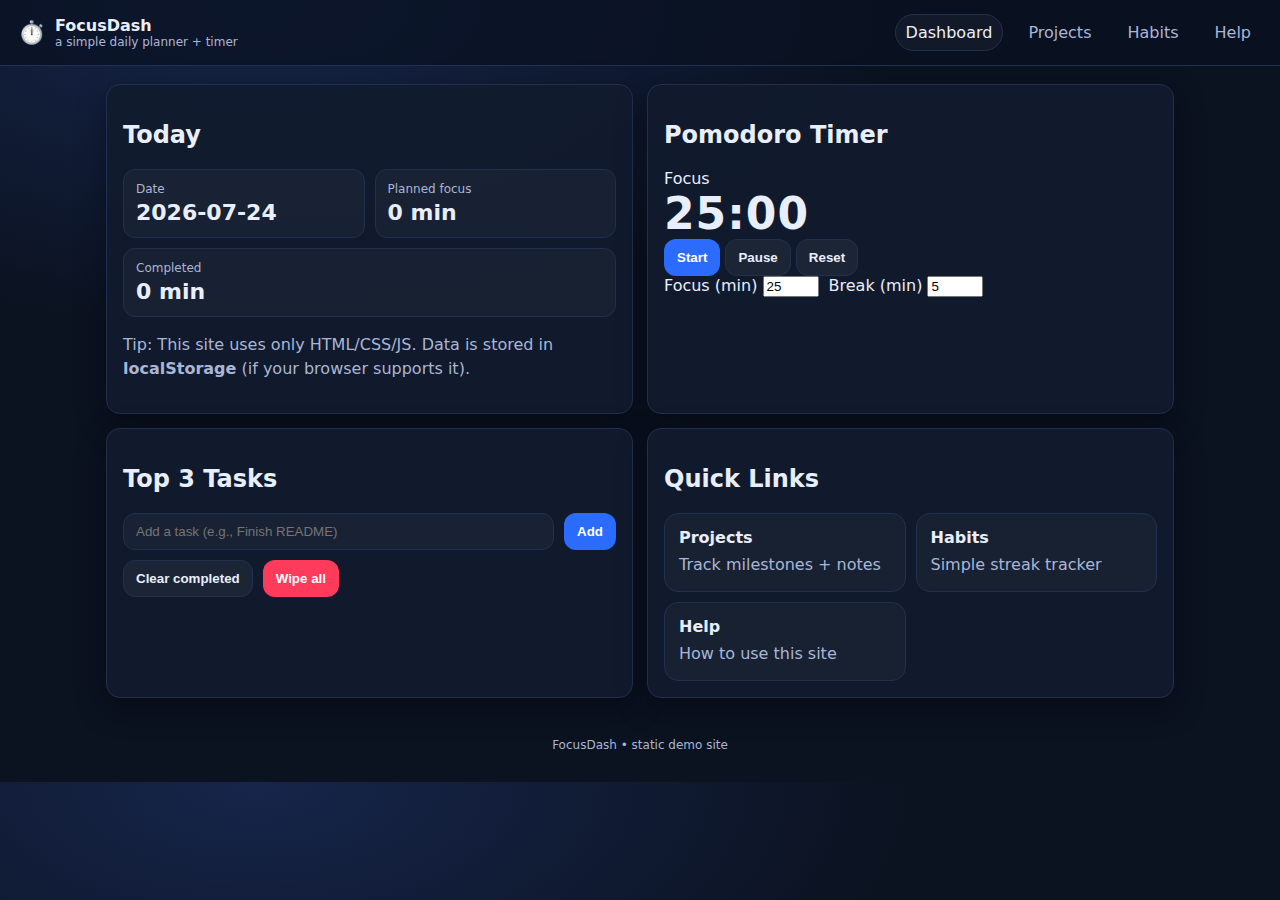
<file: sites/focusdash_site/index.html>
<!doctype html>
<html lang="en">
<head>
  <meta charset="utf-8"/>
  <meta name="viewport" content="width=device-width, initial-scale=1"/>
  <title>FocusDash — Daily Planner</title>
  <link rel="stylesheet" href="styles.css"/>
</head>
<body>
  <header class="topbar">
    <div class="brand">
      <span class="logo">⏱️</span>
      <div>
        <div class="title">FocusDash</div>
        <div class="subtitle">a simple daily planner + timer</div>
      </div>
    </div>
    <nav class="nav">
      <a href="index.html" class="active">Dashboard</a>
      <a href="projects.html">Projects</a>
      <a href="habits.html">Habits</a>
      <a href="help.html">Help</a>
    </nav>
  </header>

  <main class="grid">
    <section class="card">
      <h2>Today</h2>
      <div class="row">
        <div class="kpi">
          <div class="kpi-label">Date</div>
          <div id="todayDate" class="kpi-value">—</div>
        </div>
        <div class="kpi">
          <div class="kpi-label">Planned focus</div>
          <div id="plannedMinutes" class="kpi-value">0 min</div>
        </div>
        <div class="kpi">
          <div class="kpi-label">Completed</div>
          <div id="completedMinutes" class="kpi-value">0 min</div>
        </div>
      </div>
      <p class="muted">Tip: This site uses only HTML/CSS/JS. Data is stored in <b>localStorage</b> (if your browser supports it).</p>
    </section>

    <section class="card">
      <h2>Pomodoro Timer</h2>
      <div class="timer">
        <div id="timerLabel" class="timer-label">Focus</div>
        <div id="timerDisplay" class="timer-display">25:00</div>
        <div class="timer-controls">
          <button id="startBtn">Start</button>
          <button id="pauseBtn" class="secondary">Pause</button>
          <button id="resetBtn" class="secondary">Reset</button>
        </div>
        <div class="row">
          <label class="field">
            <span>Focus (min)</span>
            <input id="focusMin" type="number" min="5" max="90" value="25"/>
          </label>
          <label class="field">
            <span>Break (min)</span>
            <input id="breakMin" type="number" min="1" max="30" value="5"/>
          </label>
        </div>
      </div>
    </section>

    <section class="card">
      <h2>Top 3 Tasks</h2>
      <div class="row">
        <input id="taskInput" class="text" placeholder="Add a task (e.g., Finish README)"/>
        <button id="addTaskBtn">Add</button>
      </div>
      <ul id="taskList" class="list"></ul>
      <div class="row">
        <button id="clearDoneBtn" class="secondary">Clear completed</button>
        <button id="wipeAllBtn" class="danger">Wipe all</button>
      </div>
    </section>

    <section class="card">
      <h2>Quick Links</h2>
      <div class="links">
        <a class="linkcard" href="projects.html">
          <div class="linktitle">Projects</div>
          <div class="muted">Track milestones + notes</div>
        </a>
        <a class="linkcard" href="habits.html">
          <div class="linktitle">Habits</div>
          <div class="muted">Simple streak tracker</div>
        </a>
        <a class="linkcard" href="help.html">
          <div class="linktitle">Help</div>
          <div class="muted">How to use this site</div>
        </a>
      </div>
    </section>
  </main>

  <footer class="footer">
    <span>FocusDash • static demo site</span>
  </footer>

  <script src="app.js"></script>
</body>
</html>
</file>
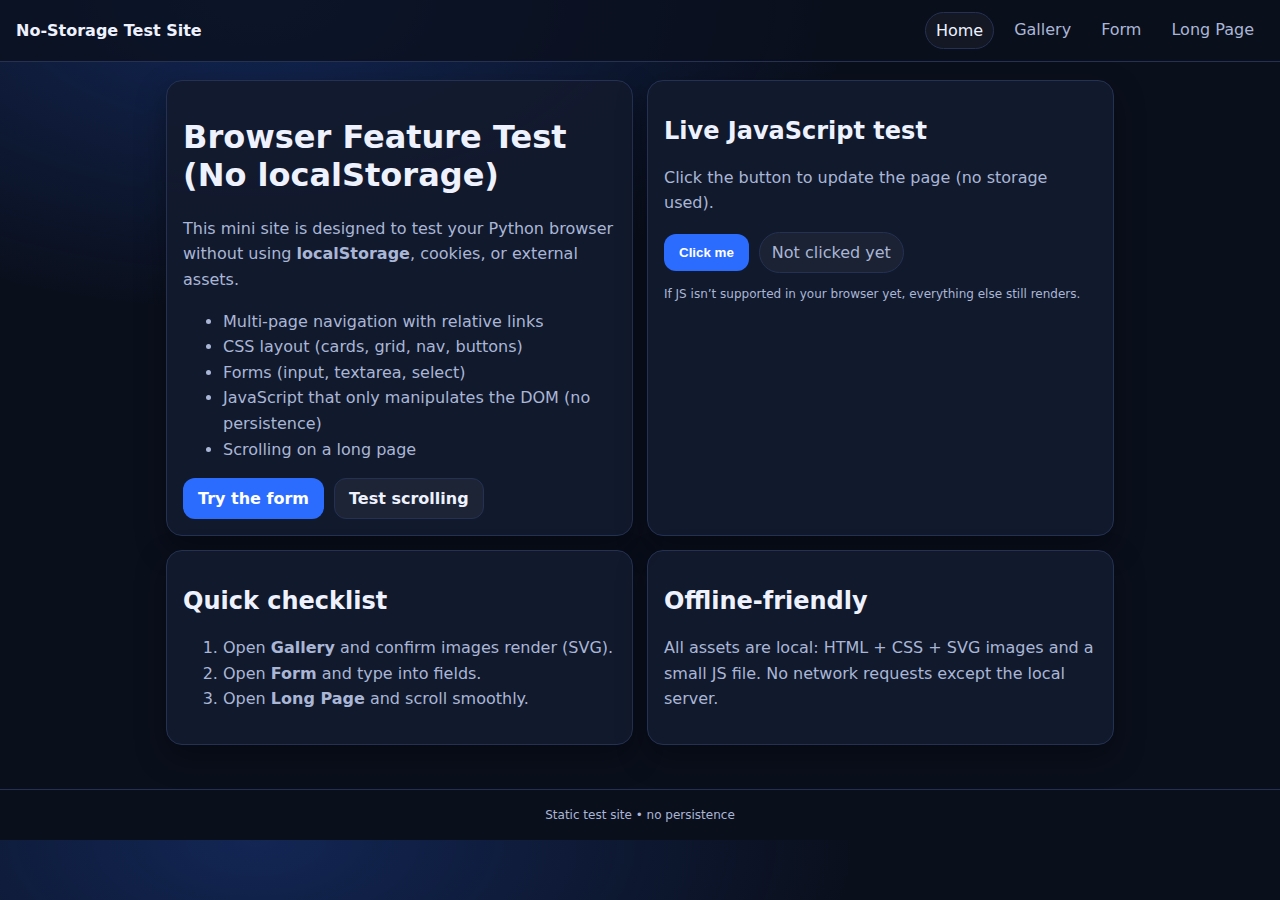
<file: sites/test/index.html>
<!doctype html>
<html lang="en">
<head>
  <meta charset="utf-8"/>
  <meta name="viewport" content="width=device-width, initial-scale=1"/>
  <title>Local Test Site — No Storage</title>
  <link rel="stylesheet" href="styles.css"/>
</head>
<body>
  <header class="top">
    <div class="brand">No‑Storage Test Site</div>
    <nav class="nav">
      <a class="active" href="index.html">Home</a>
      <a href="gallery.html">Gallery</a>
      <a href="form.html">Form</a>
      <a href="long.html">Long Page</a>
    </nav>
  </header>

  <main class="container grid">
    <section class="card">
      <h1>Browser Feature Test (No localStorage)</h1>
      <p class="muted">
        This mini site is designed to test your Python browser without using
        <b>localStorage</b>, cookies, or external assets.
      </p>
      <ul class="muted">
        <li>Multi-page navigation with relative links</li>
        <li>CSS layout (cards, grid, nav, buttons)</li>
        <li>Forms (input, textarea, select)</li>
        <li>JavaScript that only manipulates the DOM (no persistence)</li>
        <li>Scrolling on a long page</li>
      </ul>
      <div class="row">
        <a class="btn" href="form.html">Try the form</a>
        <a class="btn ghost" href="long.html">Test scrolling</a>
      </div>
    </section>

    <section class="card">
      <h2>Live JavaScript test</h2>
      <p class="muted">Click the button to update the page (no storage used).</p>
      <div class="row">
        <button id="jsBtn" class="btn">Click me</button>
        <div id="jsOut" class="pill">Not clicked yet</div>
      </div>
      <p class="muted small">If JS isn’t supported in your browser yet, everything else still renders.</p>
    </section>

    <section class="card">
      <h2>Quick checklist</h2>
      <ol class="muted">
        <li>Open <b>Gallery</b> and confirm images render (SVG).</li>
        <li>Open <b>Form</b> and type into fields.</li>
        <li>Open <b>Long Page</b> and scroll smoothly.</li>
      </ol>
    </section>

    <section class="card">
      <h2>Offline-friendly</h2>
      <p class="muted">
        All assets are local: HTML + CSS + SVG images and a small JS file.
        No network requests except the local server.
      </p>
    </section>
  </main>

  <footer class="footer">
    <span>Static test site • no persistence</span>
  </footer>

  <script src="app.js"></script>
</body>
</html>
</file>
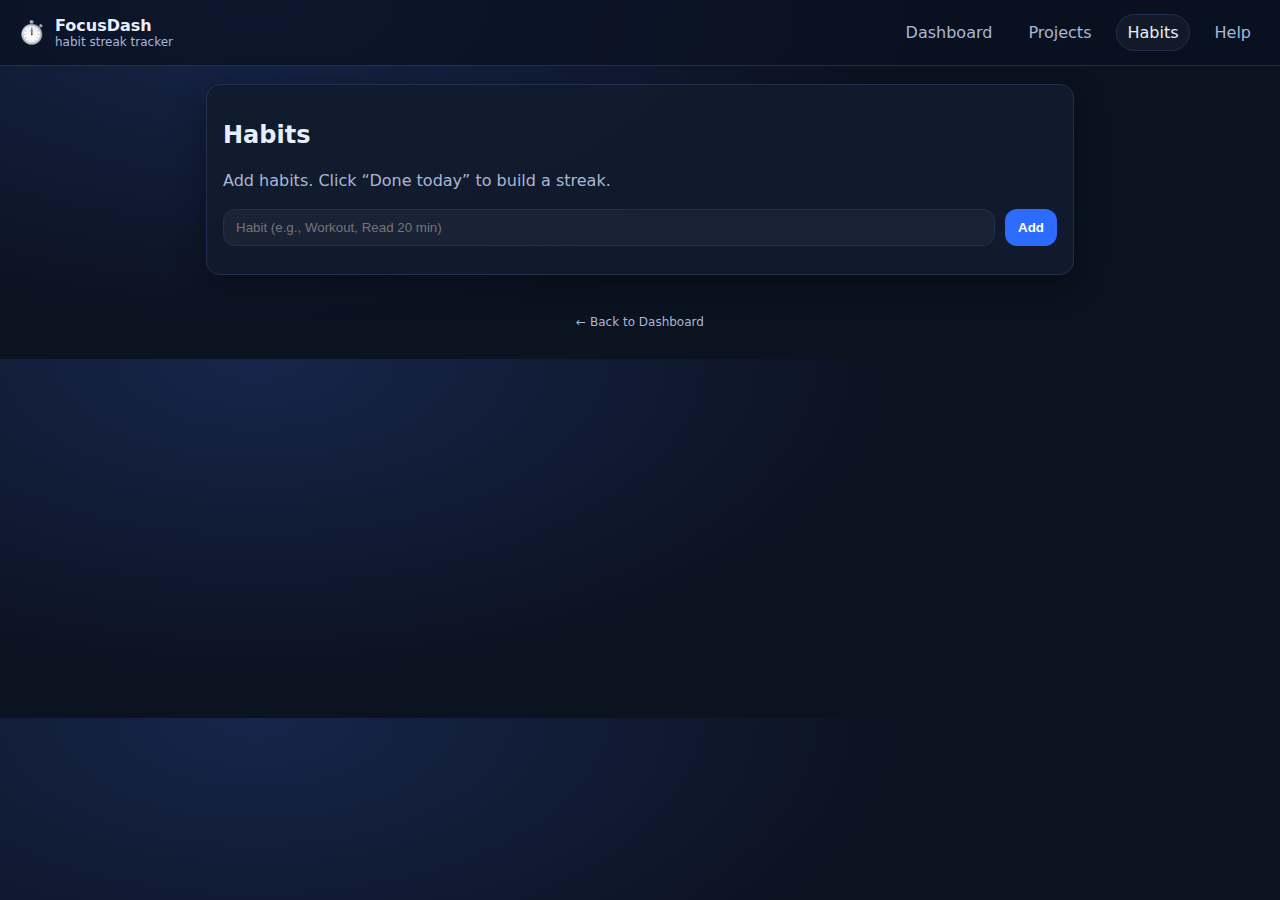
<file: sites/focusdash_site/habits.html>
<!doctype html>
<html lang="en">
<head>
  <meta charset="utf-8"/>
  <meta name="viewport" content="width=device-width, initial-scale=1"/>
  <title>FocusDash — Habits</title>
  <link rel="stylesheet" href="styles.css"/>
</head>
<body>
  <header class="topbar">
    <div class="brand">
      <span class="logo">⏱️</span>
      <div>
        <div class="title">FocusDash</div>
        <div class="subtitle">habit streak tracker</div>
      </div>
    </div>
    <nav class="nav">
      <a href="index.html">Dashboard</a>
      <a href="projects.html">Projects</a>
      <a href="habits.html" class="active">Habits</a>
      <a href="help.html">Help</a>
    </nav>
  </header>

  <main class="page">
    <section class="card">
      <h2>Habits</h2>
      <p class="muted">Add habits. Click “Done today” to build a streak.</p>
      <div class="row">
        <input id="habitName" class="text" placeholder="Habit (e.g., Workout, Read 20 min)"/>
        <button id="addHabitBtn">Add</button>
      </div>
      <div id="habitsWrap" class="habits"></div>
    </section>
  </main>

  <footer class="footer"><a href="index.html">← Back to Dashboard</a></footer>
  <script src="app.js"></script>
</body>
</html>
</file>
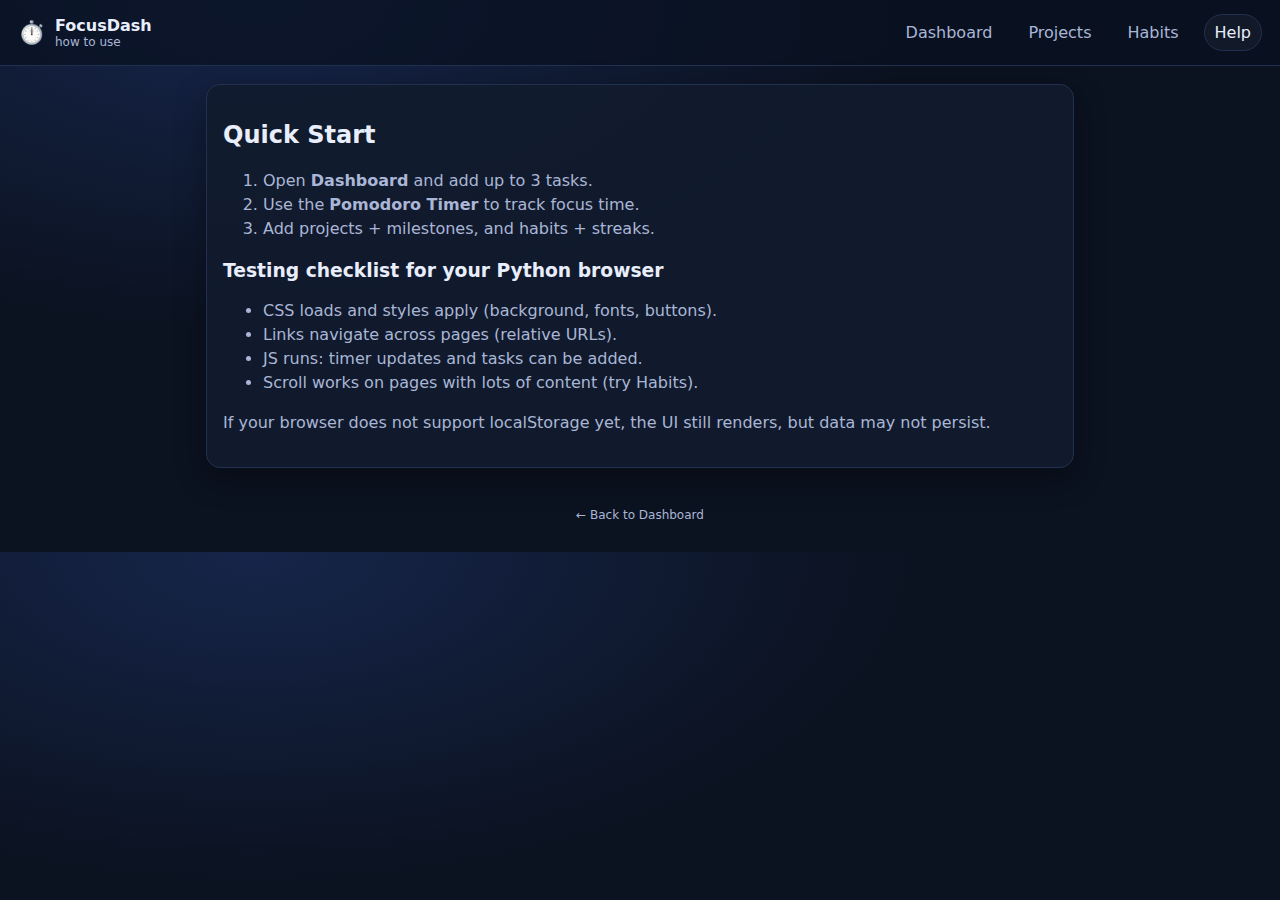
<file: sites/focusdash_site/help.html>
<!doctype html>
<html lang="en">
<head>
  <meta charset="utf-8"/>
  <meta name="viewport" content="width=device-width, initial-scale=1"/>
  <title>FocusDash — Help</title>
  <link rel="stylesheet" href="styles.css"/>
</head>
<body>
  <header class="topbar">
    <div class="brand">
      <span class="logo">⏱️</span>
      <div>
        <div class="title">FocusDash</div>
        <div class="subtitle">how to use</div>
      </div>
    </div>
    <nav class="nav">
      <a href="index.html">Dashboard</a>
      <a href="projects.html">Projects</a>
      <a href="habits.html">Habits</a>
      <a href="help.html" class="active">Help</a>
    </nav>
  </header>

  <main class="page">
    <section class="card">
      <h2>Quick Start</h2>
      <ol class="muted">
        <li>Open <b>Dashboard</b> and add up to 3 tasks.</li>
        <li>Use the <b>Pomodoro Timer</b> to track focus time.</li>
        <li>Add projects + milestones, and habits + streaks.</li>
      </ol>
      <h3>Testing checklist for your Python browser</h3>
      <ul class="muted">
        <li>CSS loads and styles apply (background, fonts, buttons).</li>
        <li>Links navigate across pages (relative URLs).</li>
        <li>JS runs: timer updates and tasks can be added.</li>
        <li>Scroll works on pages with lots of content (try Habits).</li>
      </ul>
      <p class="muted">If your browser does not support localStorage yet, the UI still renders, but data may not persist.</p>
    </section>
  </main>

  <footer class="footer"><a href="index.html">← Back to Dashboard</a></footer>
</body>
</html>
</file>
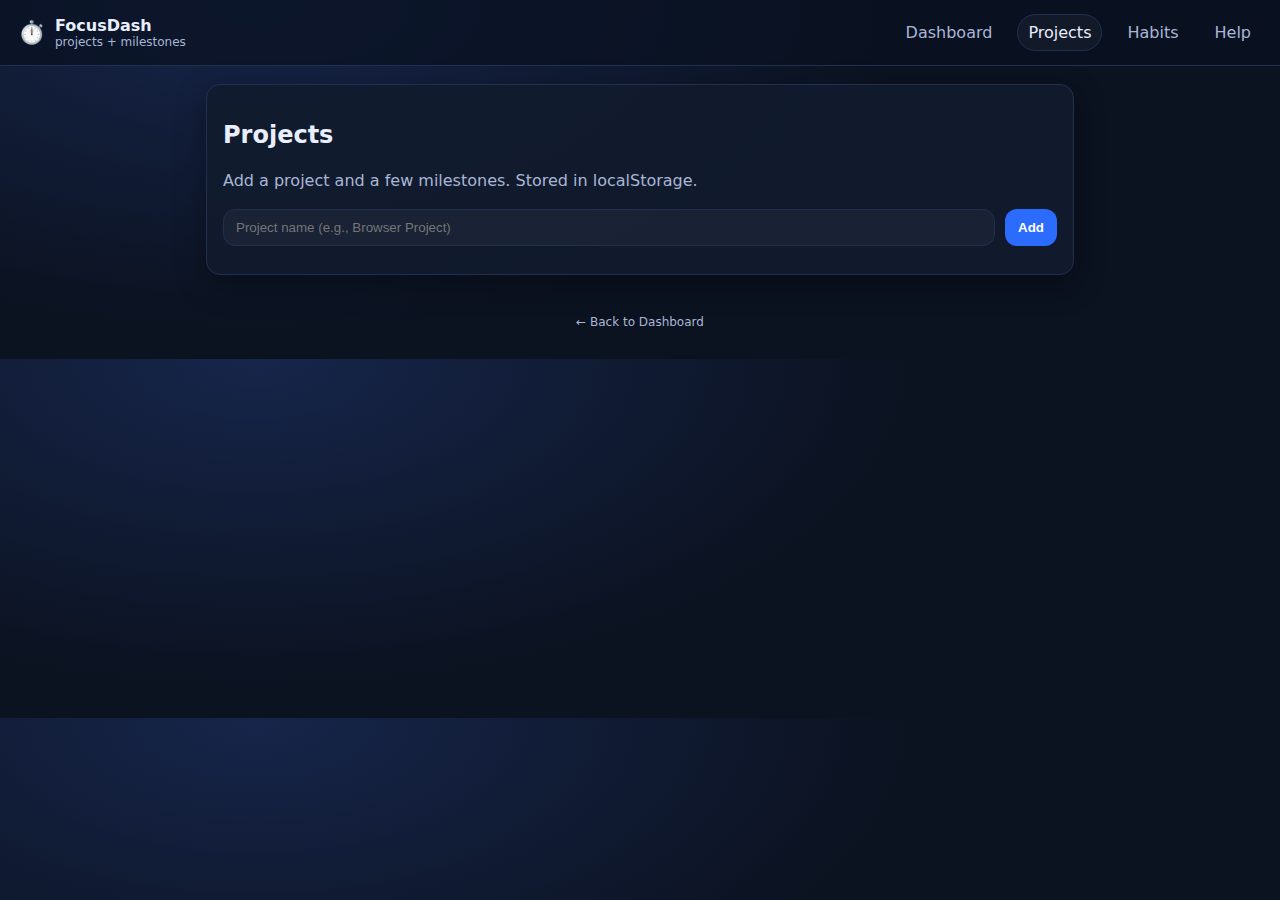
<file: sites/focusdash_site/projects.html>
<!doctype html>
<html lang="en">
<head>
  <meta charset="utf-8"/>
  <meta name="viewport" content="width=device-width, initial-scale=1"/>
  <title>FocusDash — Projects</title>
  <link rel="stylesheet" href="styles.css"/>
</head>
<body>
  <header class="topbar">
    <div class="brand">
      <span class="logo">⏱️</span>
      <div>
        <div class="title">FocusDash</div>
        <div class="subtitle">projects + milestones</div>
      </div>
    </div>
    <nav class="nav">
      <a href="index.html">Dashboard</a>
      <a href="projects.html" class="active">Projects</a>
      <a href="habits.html">Habits</a>
      <a href="help.html">Help</a>
    </nav>
  </header>

  <main class="page">
    <section class="card">
      <h2>Projects</h2>
      <p class="muted">Add a project and a few milestones. Stored in localStorage.</p>
      <div class="row">
        <input id="projName" class="text" placeholder="Project name (e.g., Browser Project)"/>
        <button id="addProjBtn">Add</button>
      </div>
      <div id="projectsWrap" class="projects"></div>
    </section>
  </main>

  <footer class="footer"><a href="index.html">← Back to Dashboard</a></footer>
  <script src="app.js"></script>
</body>
</html>
</file>
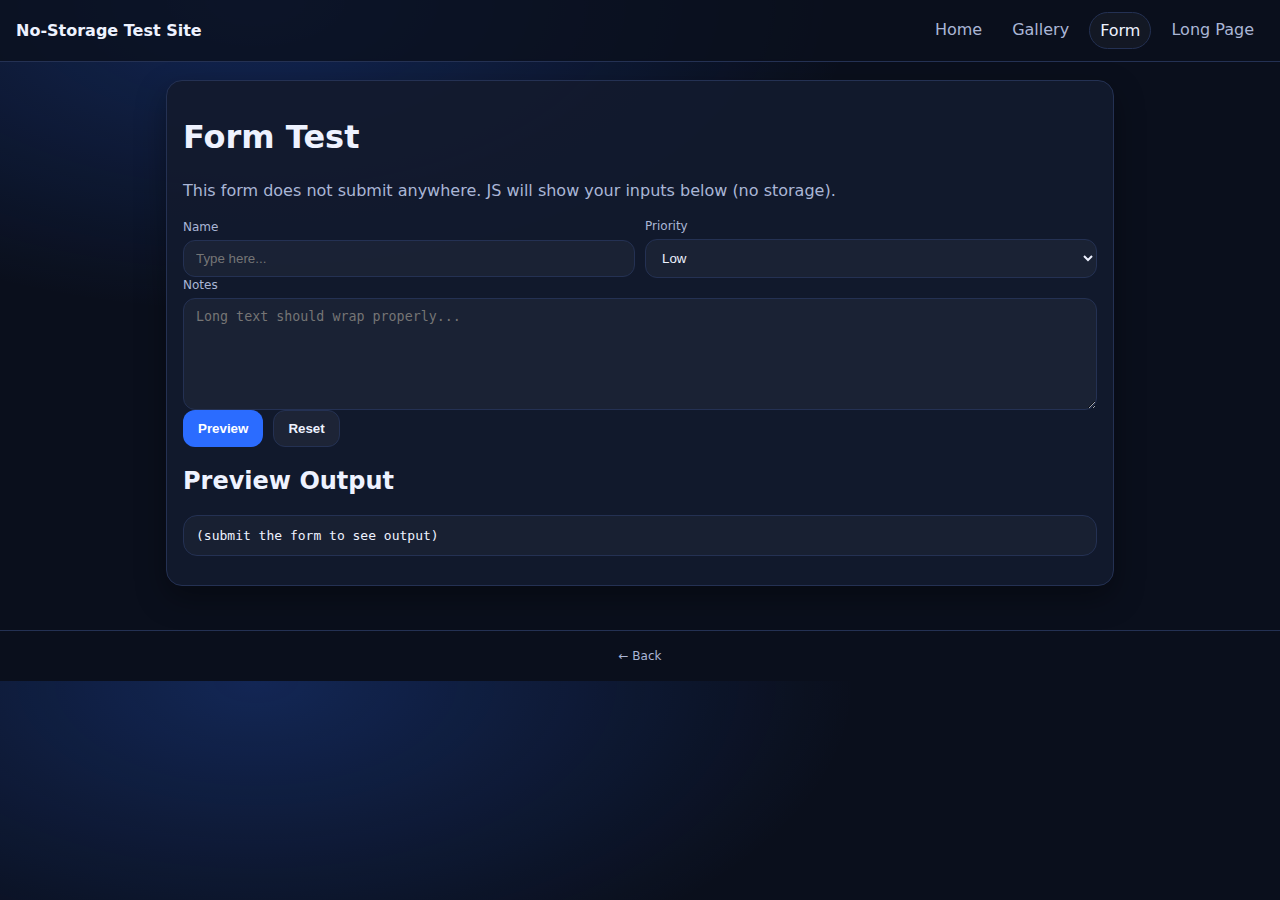
<file: sites/test/form.html>
<!doctype html>
<html lang="en">
<head>
  <meta charset="utf-8"/>
  <meta name="viewport" content="width=device-width, initial-scale=1"/>
  <title>No‑Storage Test — Form</title>
  <link rel="stylesheet" href="styles.css"/>
</head>
<body>
  <header class="top">
    <div class="brand">No‑Storage Test Site</div>
    <nav class="nav">
      <a href="index.html">Home</a>
      <a href="gallery.html">Gallery</a>
      <a class="active" href="form.html">Form</a>
      <a href="long.html">Long Page</a>
    </nav>
  </header>

  <main class="container">
    <section class="card">
      <h1>Form Test</h1>
      <p class="muted">This form does not submit anywhere. JS will show your inputs below (no storage).</p>

      <form id="demoForm">
        <div class="row">
          <label class="field">
            <span>Name</span>
            <input id="name" class="input" placeholder="Type here..."/>
          </label>
          <label class="field">
            <span>Priority</span>
            <select id="priority" class="input">
              <option>Low</option>
              <option>Medium</option>
              <option>High</option>
            </select>
          </label>
        </div>

        <label class="field">
          <span>Notes</span>
          <textarea id="notes" class="textarea" rows="6" placeholder="Long text should wrap properly..."></textarea>
        </label>

        <div class="row">
          <button class="btn" type="submit">Preview</button>
          <button class="btn ghost" type="reset">Reset</button>
        </div>
      </form>

      <h2>Preview Output</h2>
      <pre id="preview" class="code">(submit the form to see output)</pre>
    </section>
  </main>

  <footer class="footer"><a href="index.html">← Back</a></footer>
  <script src="app.js"></script>
</body>
</html>
</file>
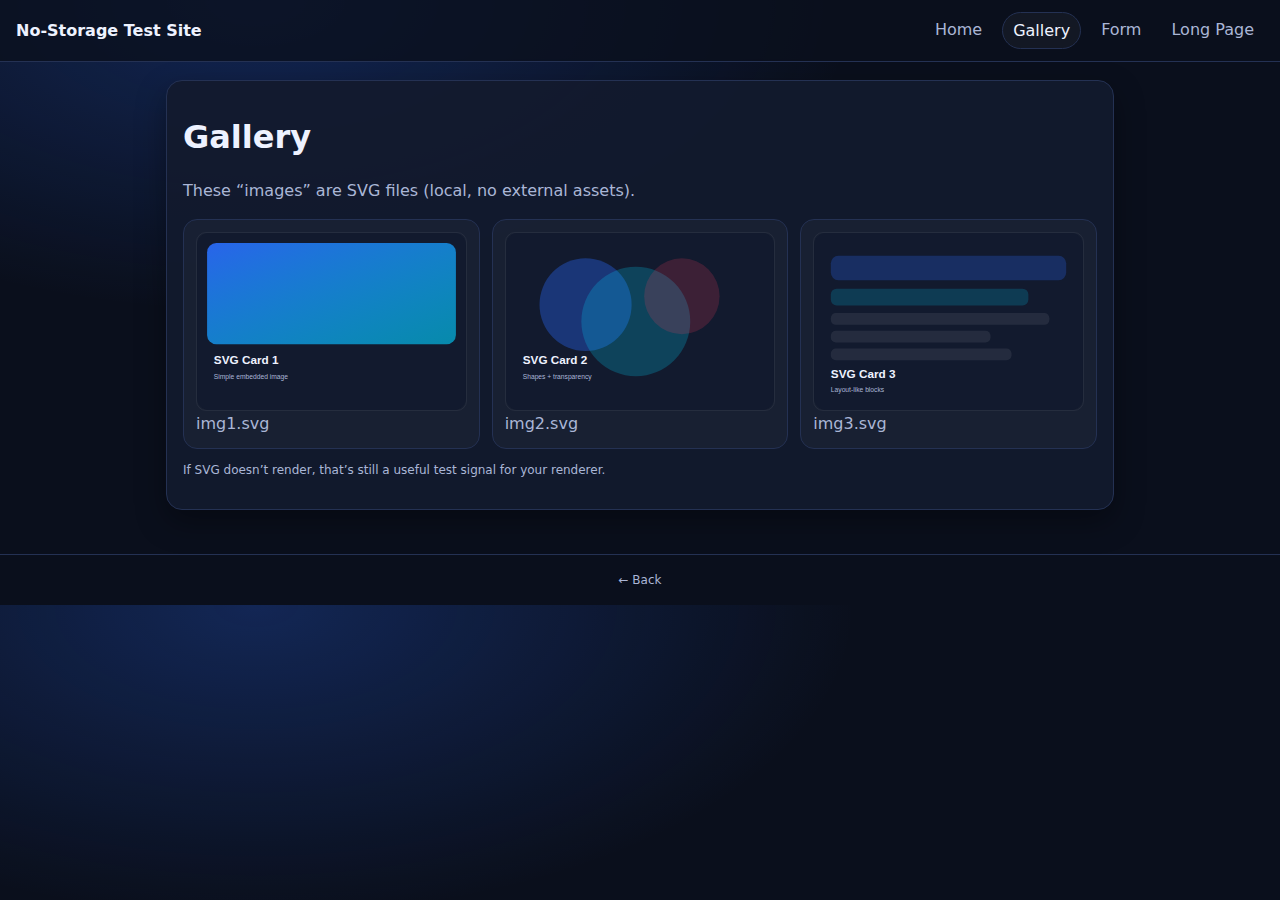
<file: sites/test/gallery.html>
<!doctype html>
<html lang="en">
<head>
  <meta charset="utf-8"/>
  <meta name="viewport" content="width=device-width, initial-scale=1"/>
  <title>No‑Storage Test — Gallery</title>
  <link rel="stylesheet" href="styles.css"/>
</head>
<body>
  <header class="top">
    <div class="brand">No‑Storage Test Site</div>
    <nav class="nav">
      <a href="index.html">Home</a>
      <a class="active" href="gallery.html">Gallery</a>
      <a href="form.html">Form</a>
      <a href="long.html">Long Page</a>
    </nav>
  </header>

  <main class="container">
    <section class="card">
      <h1>Gallery</h1>
      <p class="muted">These “images” are SVG files (local, no external assets).</p>
      <div class="gallery">
        <figure class="frame">
          <img src="img1.svg" alt="SVG card 1"/>
          <figcaption class="muted">img1.svg</figcaption>
        </figure>
        <figure class="frame">
          <img src="img2.svg" alt="SVG card 2"/>
          <figcaption class="muted">img2.svg</figcaption>
        </figure>
        <figure class="frame">
          <img src="img3.svg" alt="SVG card 3"/>
          <figcaption class="muted">img3.svg</figcaption>
        </figure>
      </div>
      <p class="muted small">If SVG doesn’t render, that’s still a useful test signal for your renderer.</p>
    </section>
  </main>

  <footer class="footer"><a href="index.html">← Back</a></footer>
</body>
</html>
</file>
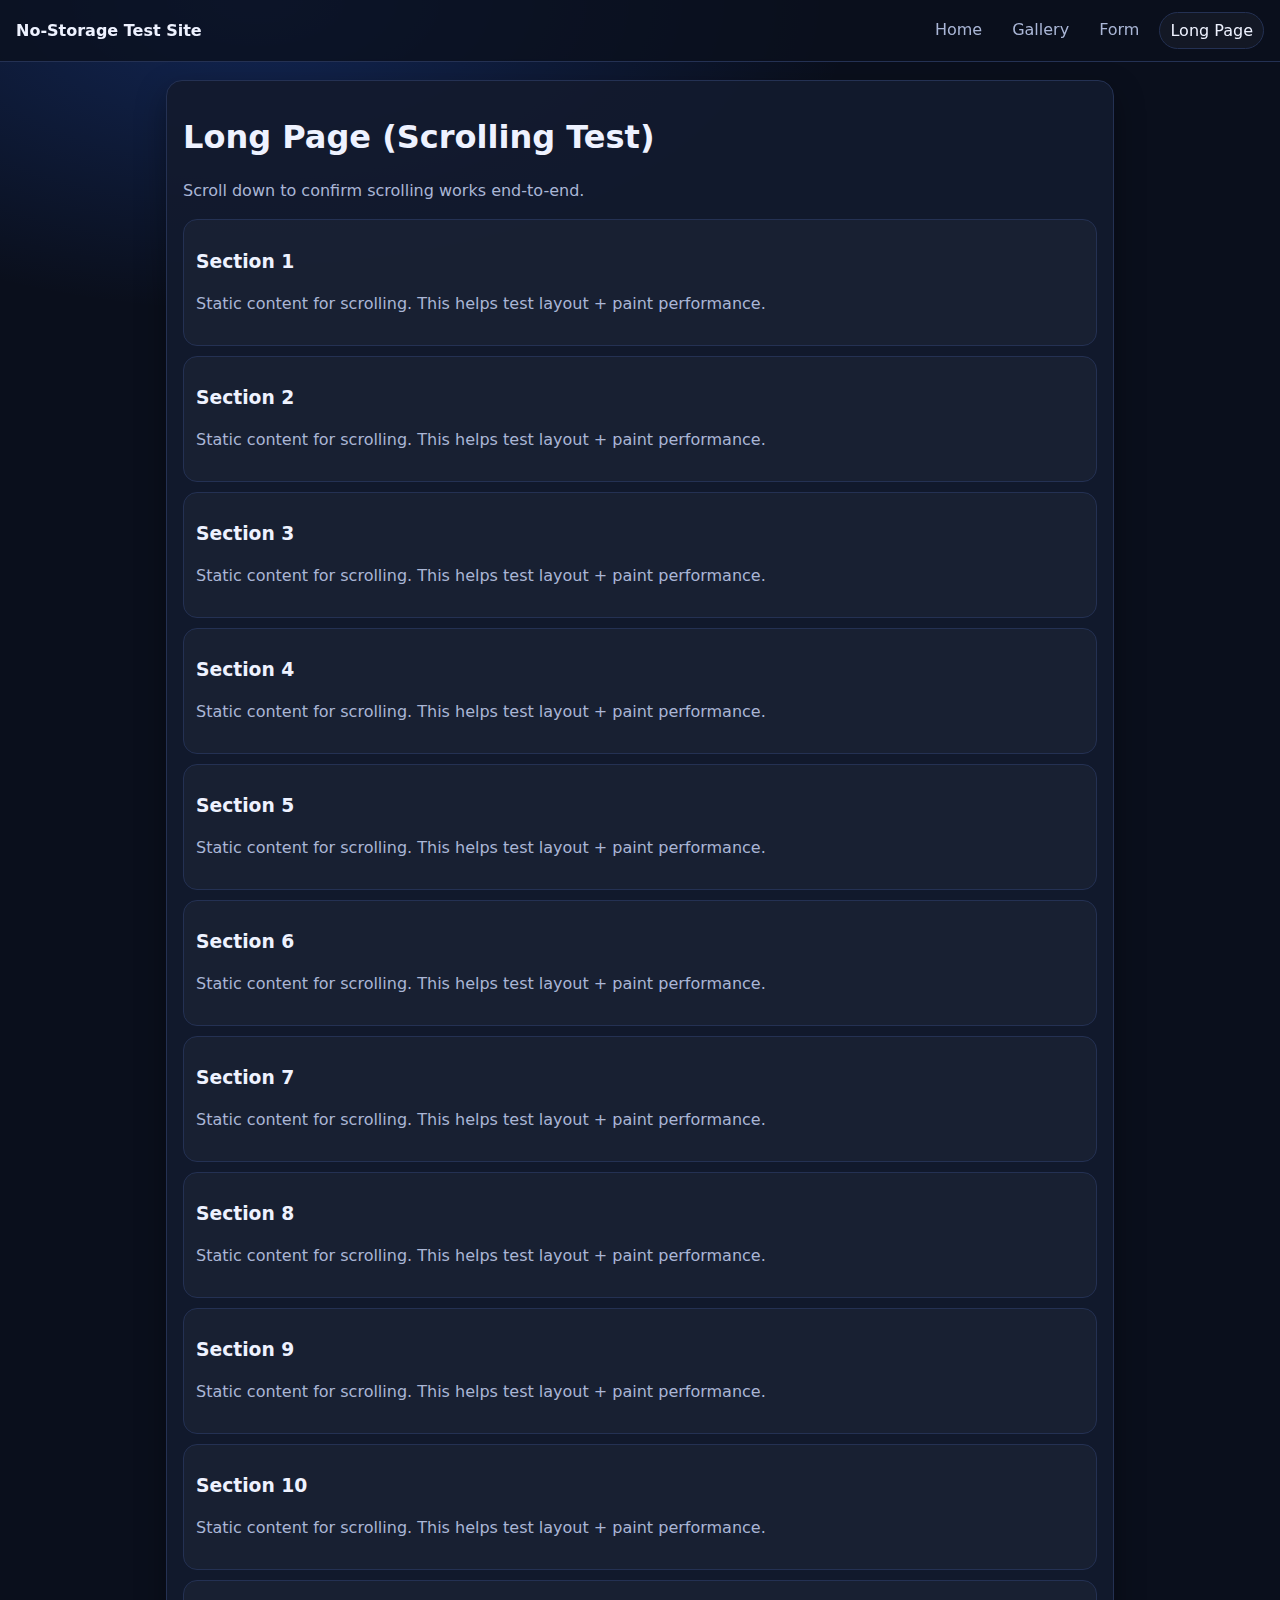
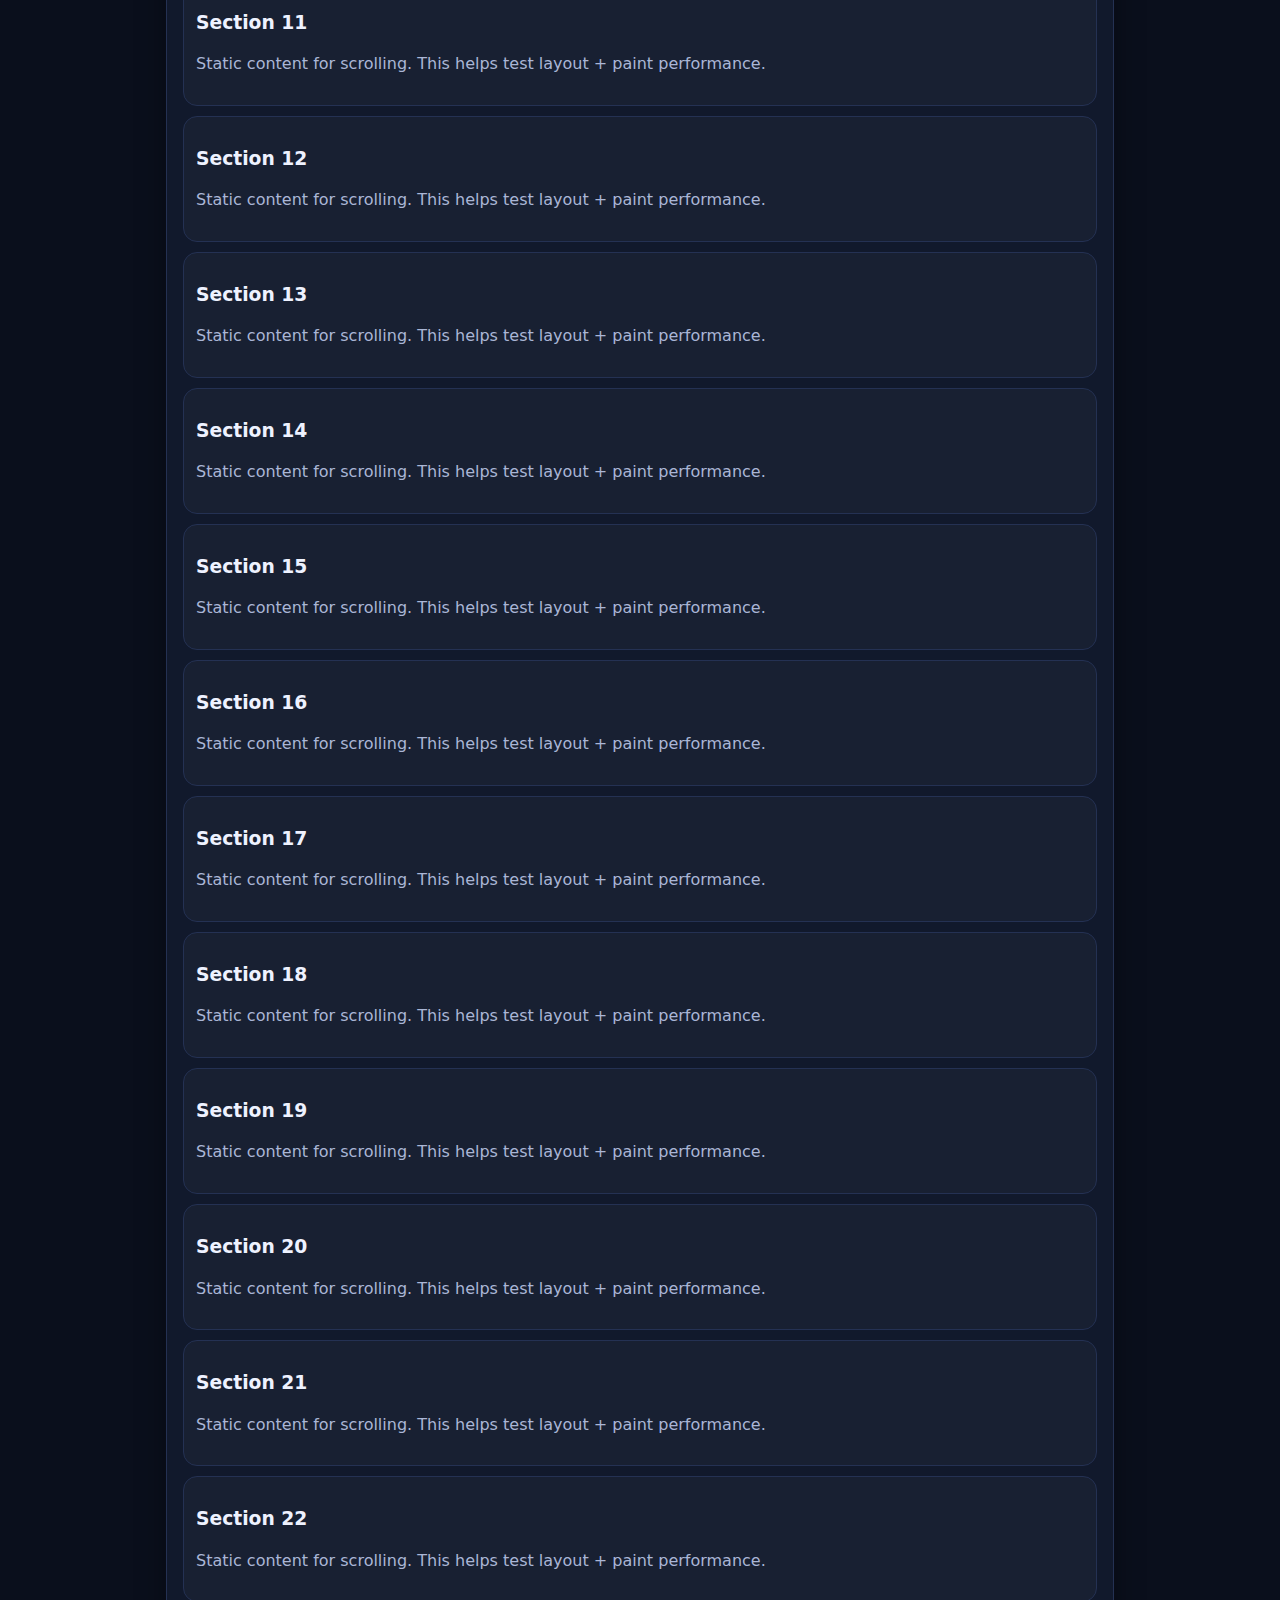
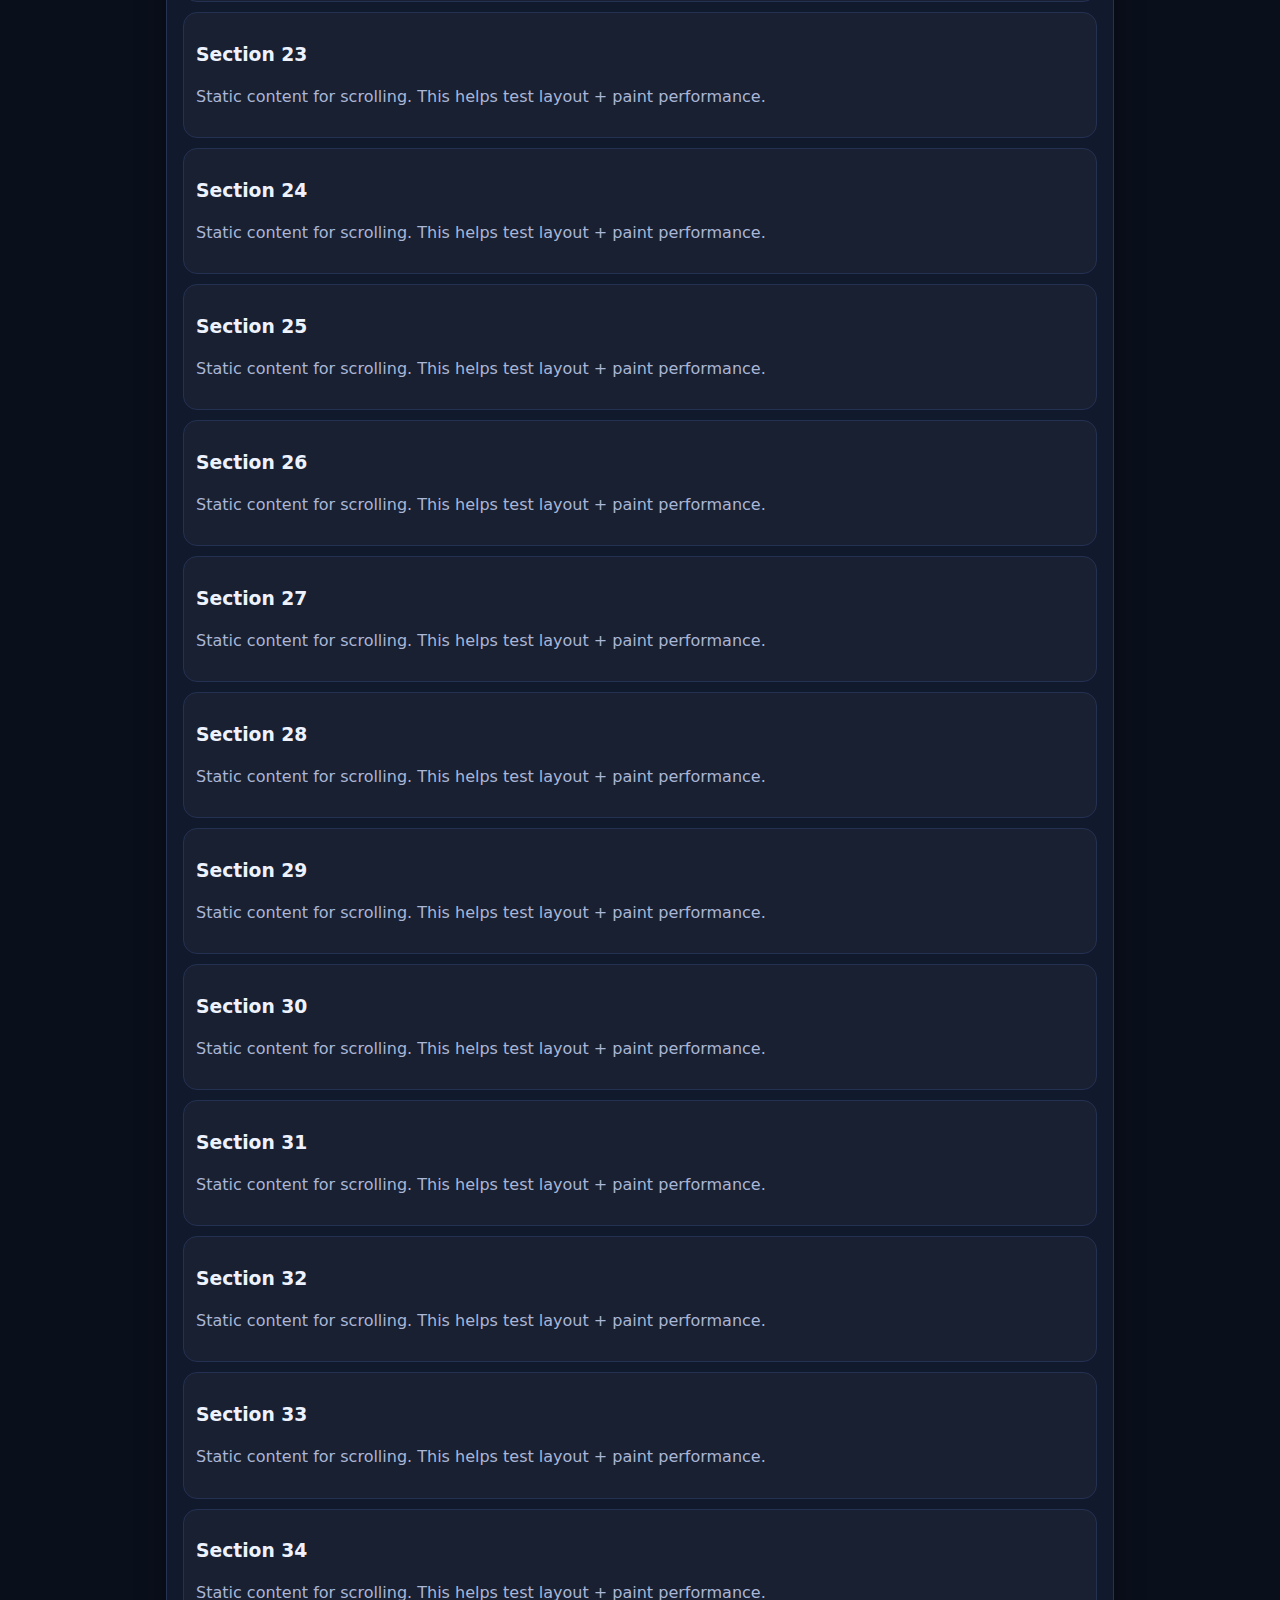
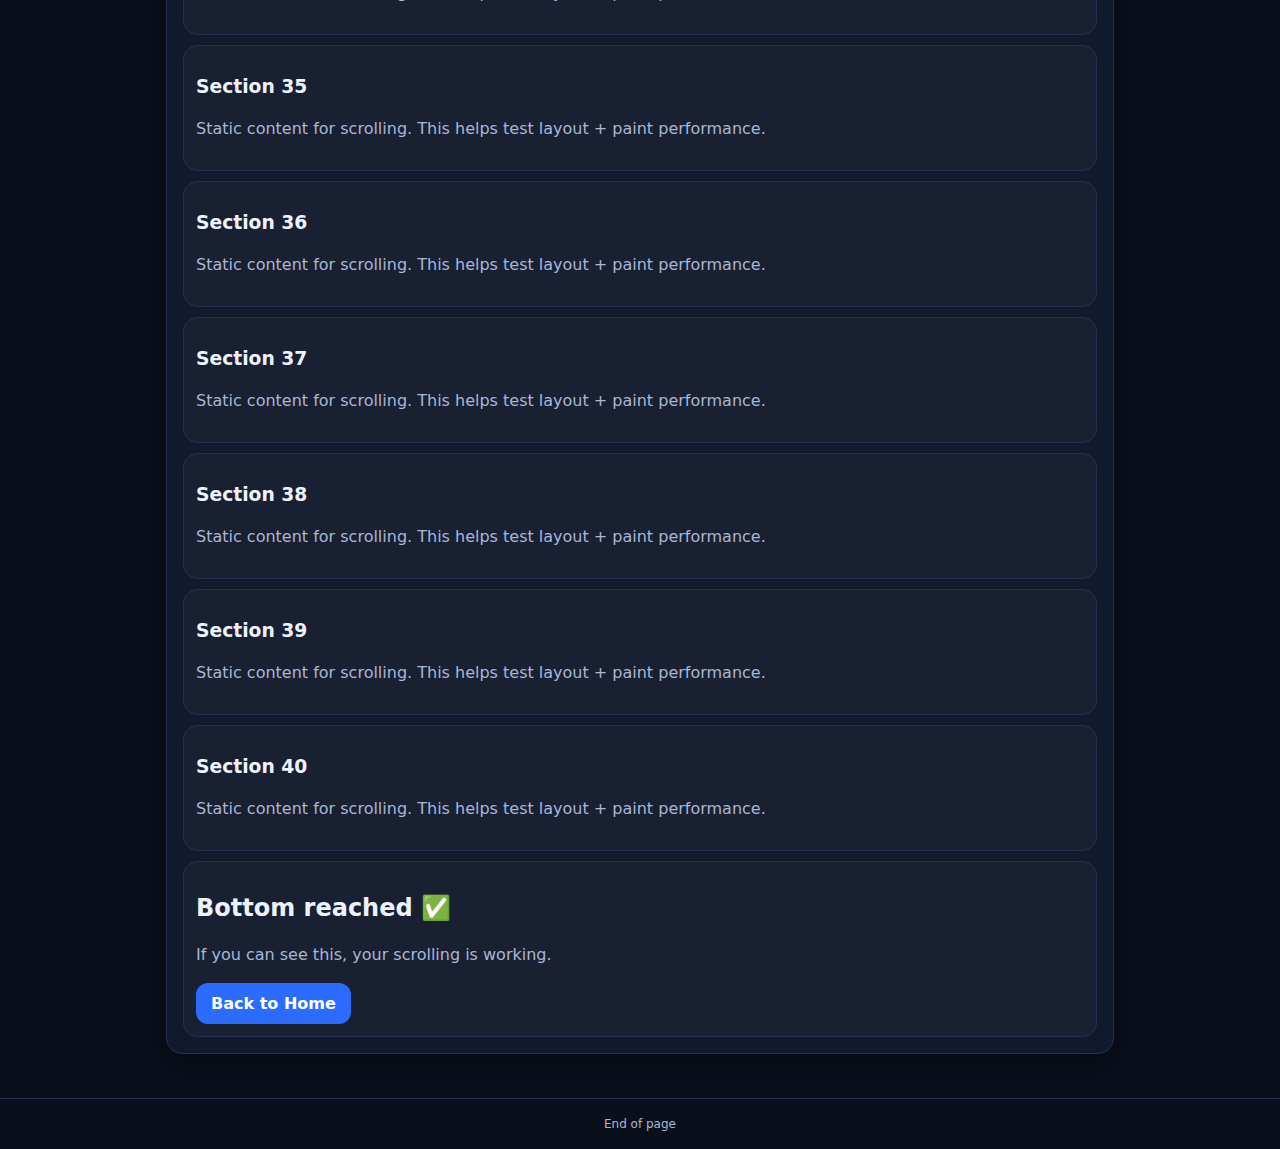
<file: sites/test/long.html>
<!doctype html>
<html lang="en">
<head>
  <meta charset="utf-8"/>
  <meta name="viewport" content="width=device-width, initial-scale=1"/>
  <title>No‑Storage Test — Long Page</title>
  <link rel="stylesheet" href="styles.css"/>
</head>
<body>
  <header class="top">
    <div class="brand">No‑Storage Test Site</div>
    <nav class="nav">
      <a href="index.html">Home</a>
      <a href="gallery.html">Gallery</a>
      <a href="form.html">Form</a>
      <a class="active" href="long.html">Long Page</a>
    </nav>
  </header>

  <main class="container">
    <section class="card">
      <h1>Long Page (Scrolling Test)</h1>
      <p class="muted">Scroll down to confirm scrolling works end-to-end.</p>
      <div class="long">
        <div class="block"><h3>Section 1</h3><p class="muted">Static content for scrolling. This helps test layout + paint performance.</p></div>
<div class="block"><h3>Section 2</h3><p class="muted">Static content for scrolling. This helps test layout + paint performance.</p></div>
<div class="block"><h3>Section 3</h3><p class="muted">Static content for scrolling. This helps test layout + paint performance.</p></div>
<div class="block"><h3>Section 4</h3><p class="muted">Static content for scrolling. This helps test layout + paint performance.</p></div>
<div class="block"><h3>Section 5</h3><p class="muted">Static content for scrolling. This helps test layout + paint performance.</p></div>
<div class="block"><h3>Section 6</h3><p class="muted">Static content for scrolling. This helps test layout + paint performance.</p></div>
<div class="block"><h3>Section 7</h3><p class="muted">Static content for scrolling. This helps test layout + paint performance.</p></div>
<div class="block"><h3>Section 8</h3><p class="muted">Static content for scrolling. This helps test layout + paint performance.</p></div>
<div class="block"><h3>Section 9</h3><p class="muted">Static content for scrolling. This helps test layout + paint performance.</p></div>
<div class="block"><h3>Section 10</h3><p class="muted">Static content for scrolling. This helps test layout + paint performance.</p></div>
<div class="block"><h3>Section 11</h3><p class="muted">Static content for scrolling. This helps test layout + paint performance.</p></div>
<div class="block"><h3>Section 12</h3><p class="muted">Static content for scrolling. This helps test layout + paint performance.</p></div>
<div class="block"><h3>Section 13</h3><p class="muted">Static content for scrolling. This helps test layout + paint performance.</p></div>
<div class="block"><h3>Section 14</h3><p class="muted">Static content for scrolling. This helps test layout + paint performance.</p></div>
<div class="block"><h3>Section 15</h3><p class="muted">Static content for scrolling. This helps test layout + paint performance.</p></div>
<div class="block"><h3>Section 16</h3><p class="muted">Static content for scrolling. This helps test layout + paint performance.</p></div>
<div class="block"><h3>Section 17</h3><p class="muted">Static content for scrolling. This helps test layout + paint performance.</p></div>
<div class="block"><h3>Section 18</h3><p class="muted">Static content for scrolling. This helps test layout + paint performance.</p></div>
<div class="block"><h3>Section 19</h3><p class="muted">Static content for scrolling. This helps test layout + paint performance.</p></div>
<div class="block"><h3>Section 20</h3><p class="muted">Static content for scrolling. This helps test layout + paint performance.</p></div>
<div class="block"><h3>Section 21</h3><p class="muted">Static content for scrolling. This helps test layout + paint performance.</p></div>
<div class="block"><h3>Section 22</h3><p class="muted">Static content for scrolling. This helps test layout + paint performance.</p></div>
<div class="block"><h3>Section 23</h3><p class="muted">Static content for scrolling. This helps test layout + paint performance.</p></div>
<div class="block"><h3>Section 24</h3><p class="muted">Static content for scrolling. This helps test layout + paint performance.</p></div>
<div class="block"><h3>Section 25</h3><p class="muted">Static content for scrolling. This helps test layout + paint performance.</p></div>
<div class="block"><h3>Section 26</h3><p class="muted">Static content for scrolling. This helps test layout + paint performance.</p></div>
<div class="block"><h3>Section 27</h3><p class="muted">Static content for scrolling. This helps test layout + paint performance.</p></div>
<div class="block"><h3>Section 28</h3><p class="muted">Static content for scrolling. This helps test layout + paint performance.</p></div>
<div class="block"><h3>Section 29</h3><p class="muted">Static content for scrolling. This helps test layout + paint performance.</p></div>
<div class="block"><h3>Section 30</h3><p class="muted">Static content for scrolling. This helps test layout + paint performance.</p></div>
<div class="block"><h3>Section 31</h3><p class="muted">Static content for scrolling. This helps test layout + paint performance.</p></div>
<div class="block"><h3>Section 32</h3><p class="muted">Static content for scrolling. This helps test layout + paint performance.</p></div>
<div class="block"><h3>Section 33</h3><p class="muted">Static content for scrolling. This helps test layout + paint performance.</p></div>
<div class="block"><h3>Section 34</h3><p class="muted">Static content for scrolling. This helps test layout + paint performance.</p></div>
<div class="block"><h3>Section 35</h3><p class="muted">Static content for scrolling. This helps test layout + paint performance.</p></div>
<div class="block"><h3>Section 36</h3><p class="muted">Static content for scrolling. This helps test layout + paint performance.</p></div>
<div class="block"><h3>Section 37</h3><p class="muted">Static content for scrolling. This helps test layout + paint performance.</p></div>
<div class="block"><h3>Section 38</h3><p class="muted">Static content for scrolling. This helps test layout + paint performance.</p></div>
<div class="block"><h3>Section 39</h3><p class="muted">Static content for scrolling. This helps test layout + paint performance.</p></div>
<div class="block"><h3>Section 40</h3><p class="muted">Static content for scrolling. This helps test layout + paint performance.</p></div>
      </div>
      <div class="block" style="margin-top:10px">
        <h2>Bottom reached ✅</h2>
        <p class="muted">If you can see this, your scrolling is working.</p>
        <a class="btn" href="index.html">Back to Home</a>
      </div>
    </section>
  </main>

  <footer class="footer"><span>End of page</span></footer>
</body>
</html>
</file>
<file: sites/focusdash_site/styles.css>
:root{
  --bg:#0b1220;
  --card:#111b2e;
  --ink:#e9eefc;
  --muted:#aab6d6;
  --line:#22304f;
  --btn:#2b6cff;
  --danger:#ff3b5c;
  --radius:14px;
  --shadow: 0 10px 30px rgba(0,0,0,.35);
}
*{box-sizing:border-box}
body{
  margin:0;
  font-family: system-ui, -apple-system, Segoe UI, Roboto, Arial, sans-serif;
  background: radial-gradient(1200px 600px at 20% 0%, #16254a 0%, var(--bg) 55%);
  color:var(--ink);
}
a{color:inherit;text-decoration:none}
a:hover{text-decoration:underline}
.topbar{
  position:sticky; top:0; z-index:5;
  display:flex; gap:18px; align-items:center; justify-content:space-between;
  padding:14px 18px;
  background: rgba(10, 18, 34, .75);
  border-bottom:1px solid var(--line);
}
.brand{display:flex; gap:10px; align-items:center}
.logo{font-size:22px}
.title{font-weight:800}
.subtitle{font-size:12px; color:var(--muted)}
.nav{display:flex; gap:14px; flex-wrap:wrap}
.nav a{padding:8px 10px; border:1px solid transparent; border-radius:999px; color:var(--muted)}
.nav a.active{border-color:var(--line); color:var(--ink); background: rgba(255,255,255,.04)}
.grid{
  max-width:1100px; margin:18px auto 40px; padding:0 16px;
  display:grid; grid-template-columns: repeat(12, 1fr); gap:14px;
}
.card{
  grid-column: span 6;
  background: rgba(17,27,46,.92);
  border:1px solid var(--line);
  border-radius: var(--radius);
  box-shadow: var(--shadow);
  padding:16px;
}
.page{max-width:900px;margin:18px auto 40px;padding:0 16px}
.row{display:flex; gap:10px; align-items:center; flex-wrap:wrap}
.kpi{
  flex:1; min-width:160px; padding:12px;
  border-radius:12px; border:1px solid var(--line);
  background: rgba(255,255,255,.03);
}
.kpi-label{font-size:12px;color:var(--muted)}
.kpi-value{font-size:22px;font-weight:800;margin-top:4px}
.timer-display{font-size:44px;font-weight:900;letter-spacing:1px}
.text{
  flex:1; min-width:220px; padding:10px 12px;
  border-radius: 12px; border:1px solid var(--line);
  background: rgba(255,255,255,.04); color:var(--ink);
}
button{
  padding:10px 12px; border-radius: 12px;
  border:1px solid transparent; background: var(--btn);
  color:white; font-weight:700;
}
button.secondary{background: rgba(255,255,255,.05); border-color: var(--line); color: var(--ink)}
button.danger{background: var(--danger)}
.list{margin:10px 0 0; padding:0; list-style:none; display:flex; flex-direction:column; gap:8px}
.item{
  display:flex; align-items:center; justify-content:space-between; gap:10px;
  padding:10px 12px; border-radius:12px;
  border:1px solid var(--line); background: rgba(255,255,255,.03);
}
.links{display:grid; grid-template-columns: repeat(2, minmax(0,1fr)); gap:10px}
.linkcard{padding:14px; border-radius:14px; border:1px solid var(--line); background: rgba(255,255,255,.03)}
.linktitle{font-weight:800;margin-bottom:6px}
.muted{color:var(--muted); line-height:1.5}
.projects,.habits{display:flex; flex-direction:column; gap:10px; margin-top:12px}
.project{padding:12px; border-radius:14px; border:1px solid var(--line); background: rgba(255,255,255,.03)}
.footer{max-width:1100px; margin:0 auto 30px; padding:0 16px; color:var(--muted); font-size:12px; display:flex; justify-content:center}
@media (max-width: 900px){ .card{grid-column: span 12} .links{grid-template-columns:1fr} }
</file>
<file: sites/test/styles.css>
:root{
  --bg:#0a0f1c;
  --card:#121a2e;
  --line:#243153;
  --ink:#eef2ff;
  --muted:#aab6d6;
  --brand:#2b6cff;
  --radius:16px;
  --shadow: 0 12px 30px rgba(0,0,0,.35);
}
*{box-sizing:border-box}
body{
  margin:0;
  font-family: system-ui, -apple-system, Segoe UI, Roboto, Arial, sans-serif;
  background: radial-gradient(1000px 520px at 20% 0%, rgba(43,108,255,.25), transparent 60%), var(--bg);
  color:var(--ink);
}
a{color:inherit;text-decoration:none}
a:hover{text-decoration:underline}
.top{
  position:sticky; top:0; z-index:5;
  display:flex; justify-content:space-between; align-items:center; gap:14px;
  padding:12px 16px;
  background: rgba(10,15,28,.78);
  border-bottom:1px solid var(--line);
}
.brand{font-weight:900}
.nav{display:flex; gap:10px; flex-wrap:wrap}
.nav a{padding:8px 10px; border-radius:999px; color:var(--muted)}
.nav a.active{color:var(--ink); border:1px solid var(--line); background: rgba(255,255,255,.04)}
.container{max-width:980px;margin:18px auto 44px;padding:0 16px}
.grid{display:grid;grid-template-columns:repeat(12,1fr);gap:14px}
.card{
  grid-column: span 6;
  padding:16px;
  border:1px solid var(--line);
  border-radius: var(--radius);
  background: rgba(18,26,46,.92);
  box-shadow: var(--shadow);
}
.row{display:flex; gap:10px; flex-wrap:wrap; align-items:center}
.btn{
  display:inline-flex; align-items:center; justify-content:center;
  padding:10px 14px; border-radius:12px;
  background: var(--brand); color:white; font-weight:800;
  border:1px solid transparent;
}
.btn.ghost{background: rgba(255,255,255,.05); border-color: var(--line); color: var(--ink)}
.pill{
  padding:10px 12px; border-radius:999px;
  border:1px solid var(--line);
  background: rgba(255,255,255,.04);
  color:var(--muted);
}
.small{font-size:12px}
.muted{color:var(--muted); line-height:1.6}
.gallery{display:grid; grid-template-columns:repeat(3,minmax(0,1fr)); gap:12px; margin-top:12px}
.frame{margin:0; padding:12px; border:1px solid var(--line); border-radius:14px; background: rgba(255,255,255,.03)}
.frame img{width:100%; height:auto; display:block; border-radius:10px; border:1px solid rgba(255,255,255,.06)}
.field{display:flex; flex-direction:column; gap:6px; min-width:240px; flex:1}
.field span{font-size:12px; color:var(--muted)}
.input,.textarea{
  width:100%;
  padding:10px 12px;
  border-radius:12px;
  border:1px solid var(--line);
  background: rgba(255,255,255,.04);
  color:var(--ink);
}
.textarea{font-family: ui-monospace, SFMono-Regular, Menlo, Monaco, Consolas, monospace}
.code{
  padding:12px; border-radius:14px;
  border:1px solid var(--line);
  background: rgba(255,255,255,.03);
  overflow:auto;
}
.long{display:flex; flex-direction:column; gap:10px; margin-top:10px}
.block{padding:12px; border:1px solid var(--line); border-radius:14px; background: rgba(255,255,255,.03)}
.footer{display:flex; justify-content:center; padding:18px 16px; border-top:1px solid var(--line); color:var(--muted); font-size:12px}
@media (max-width: 900px){ .card{grid-column: span 12} .gallery{grid-template-columns:1fr} }
</file>
